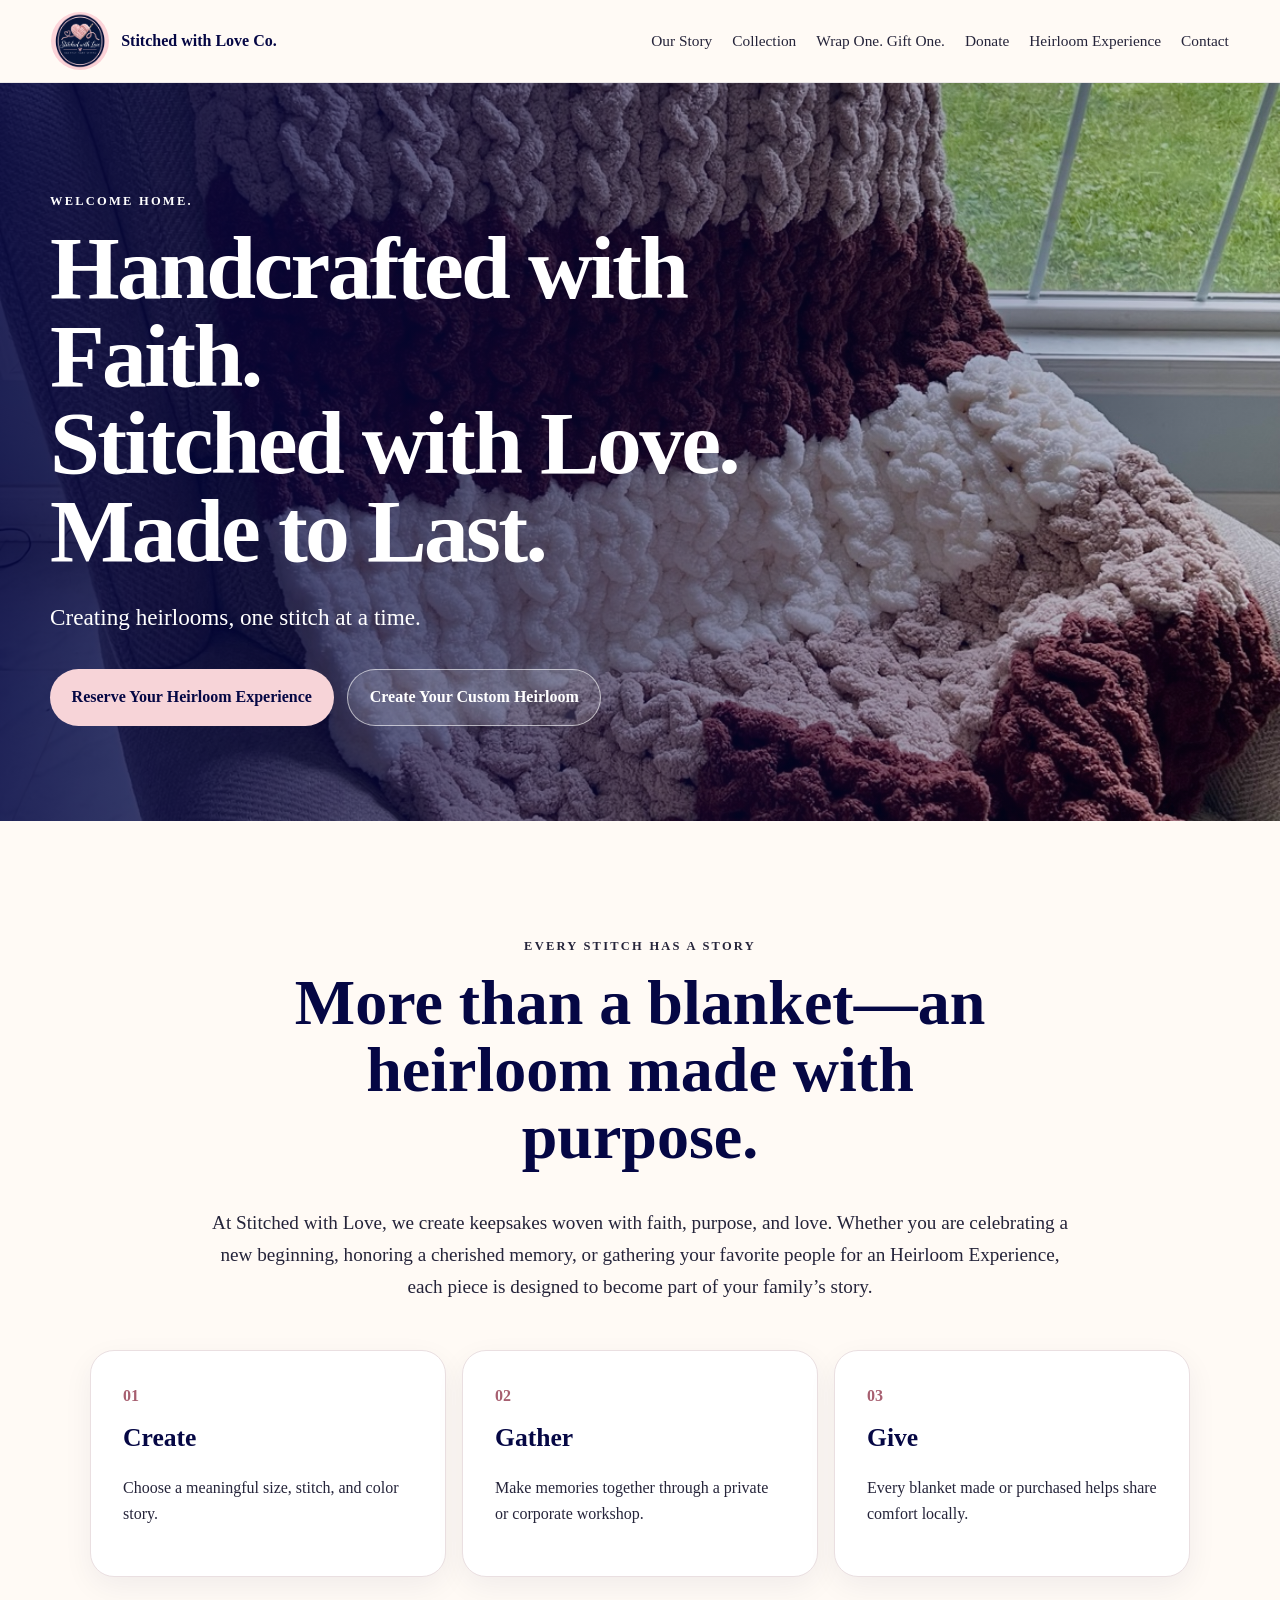
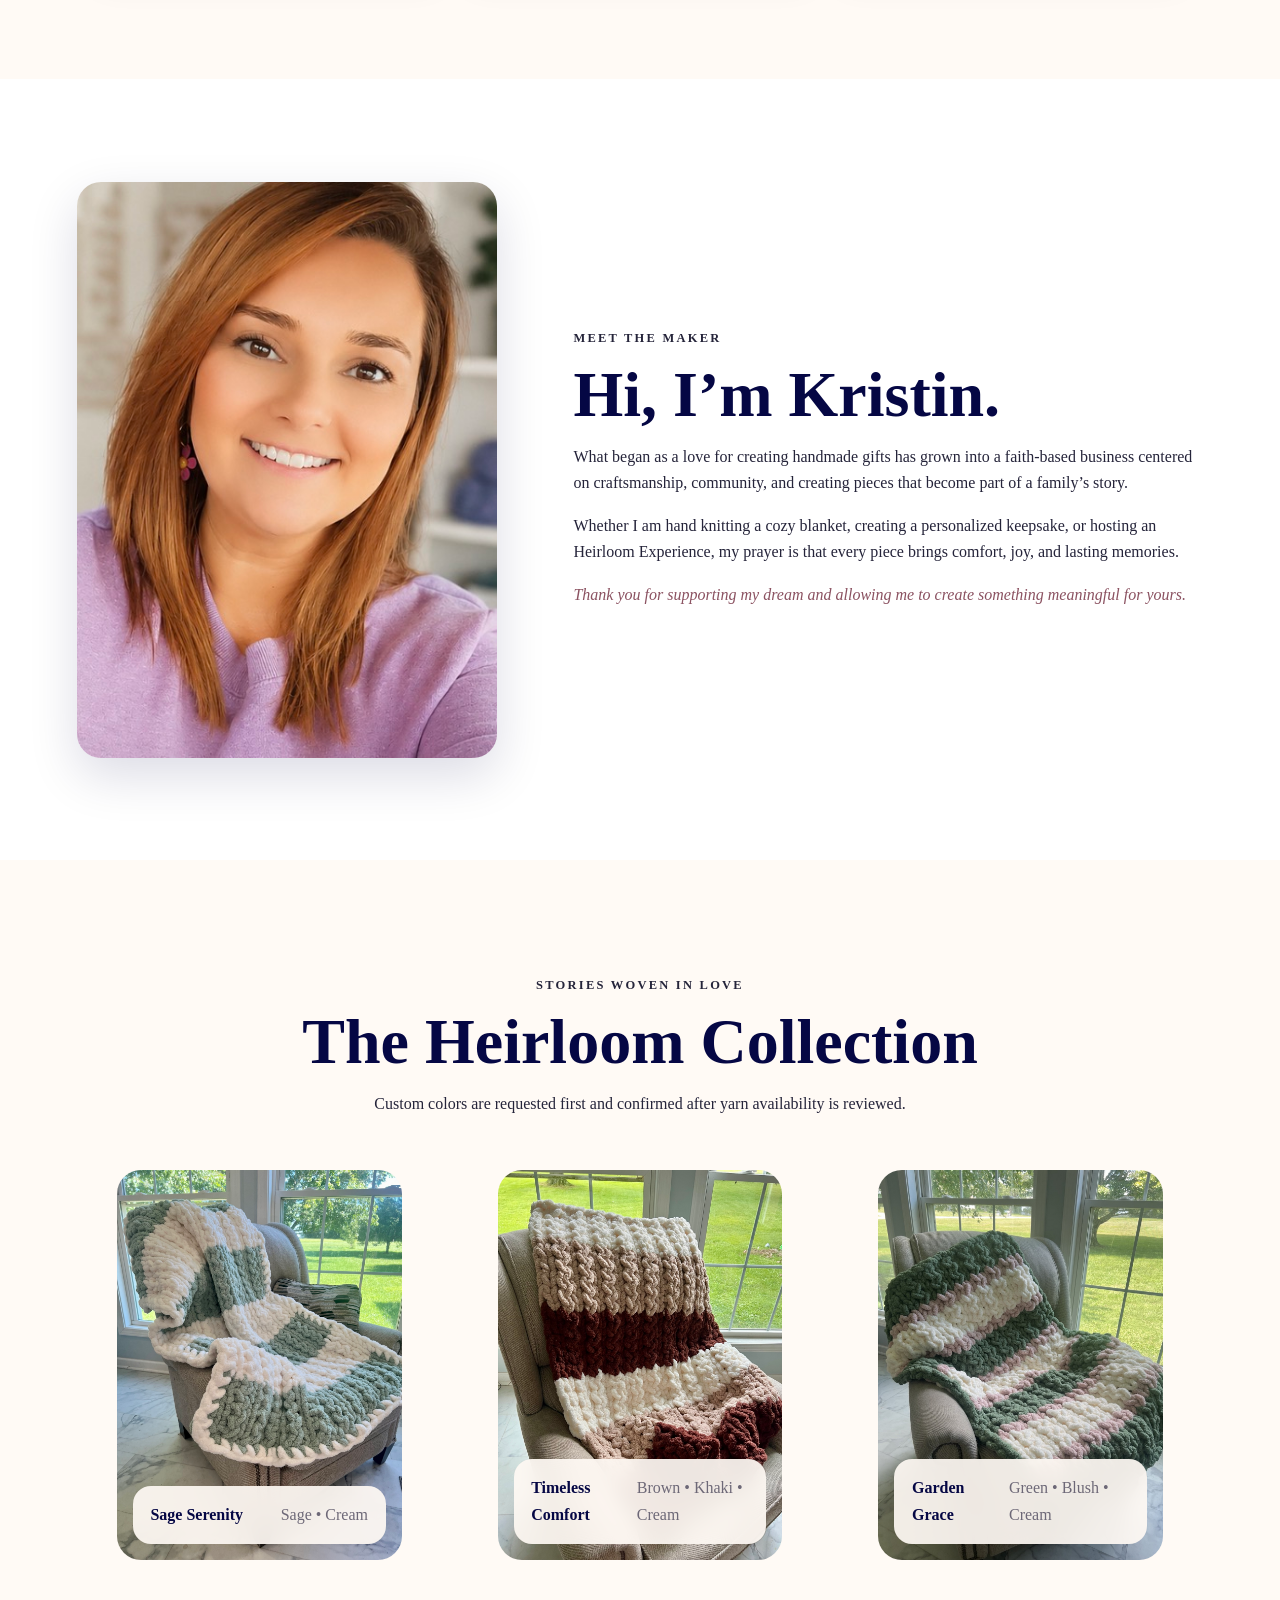
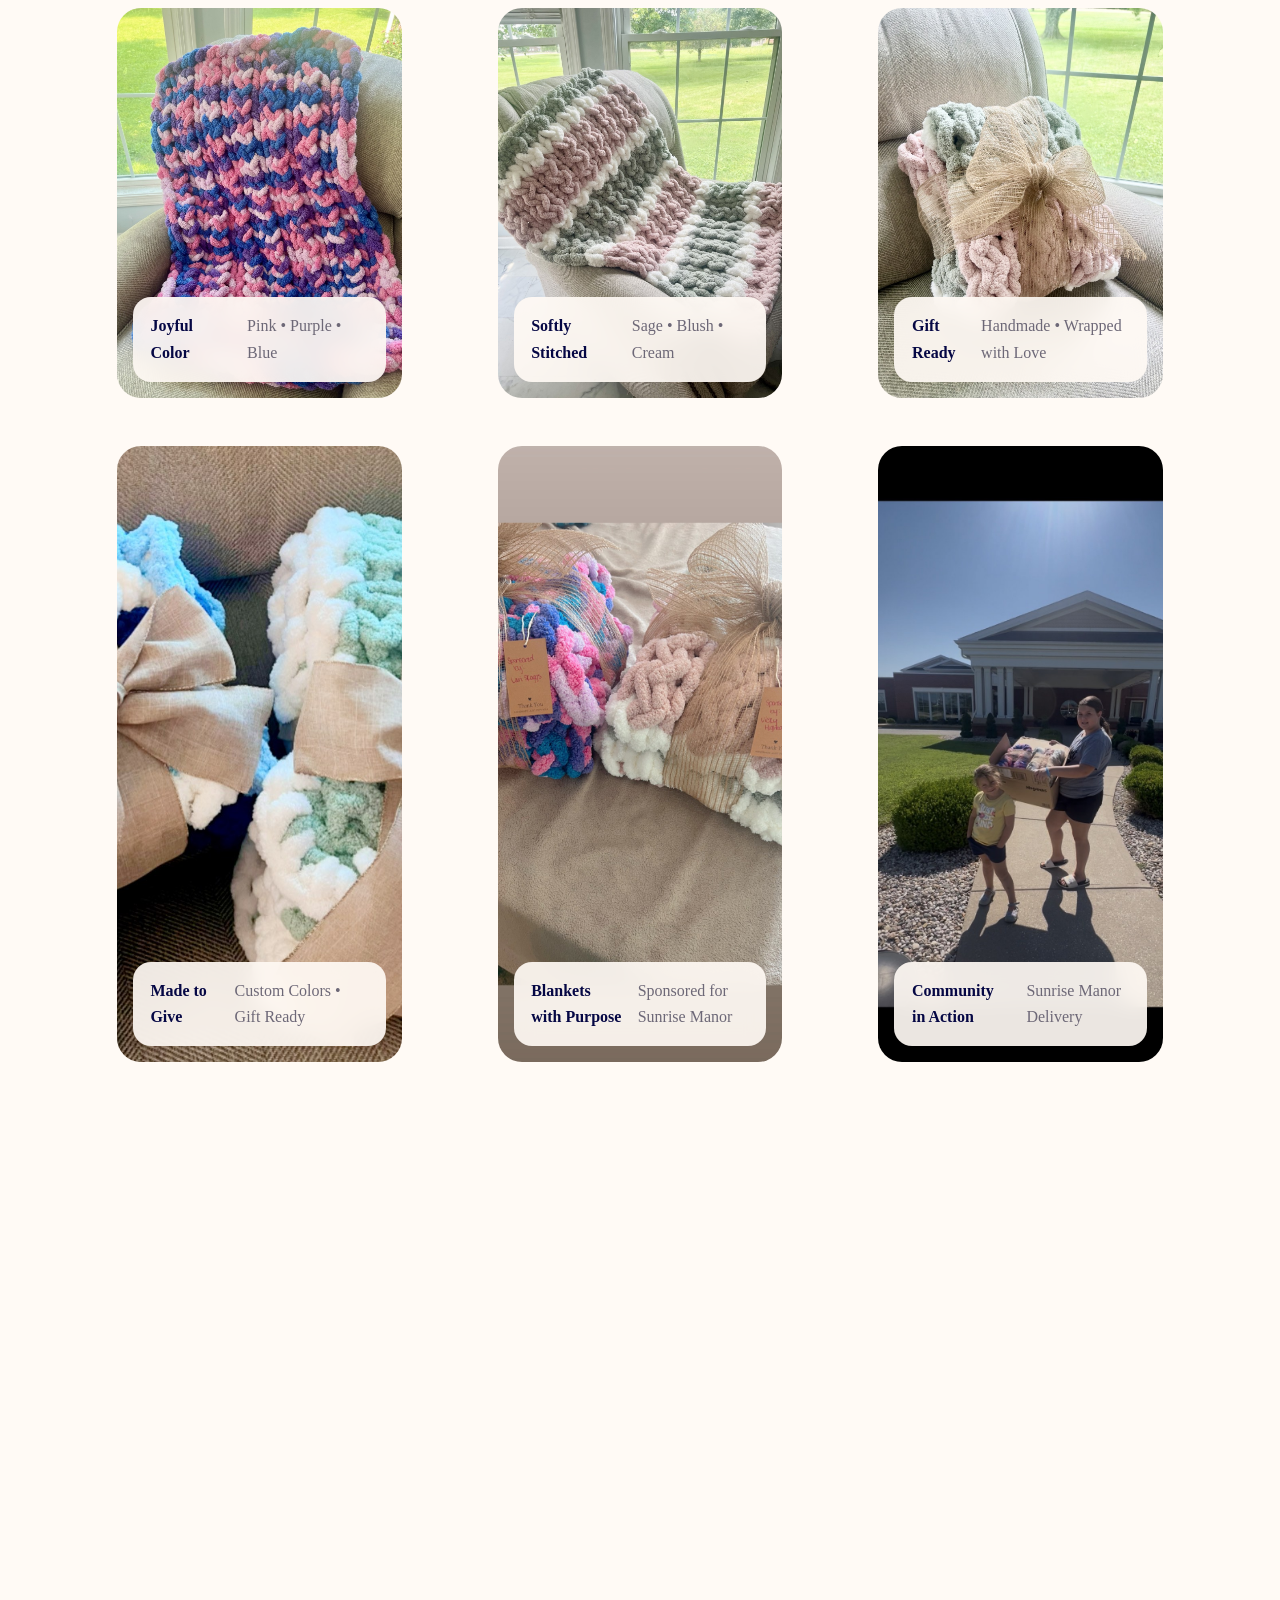
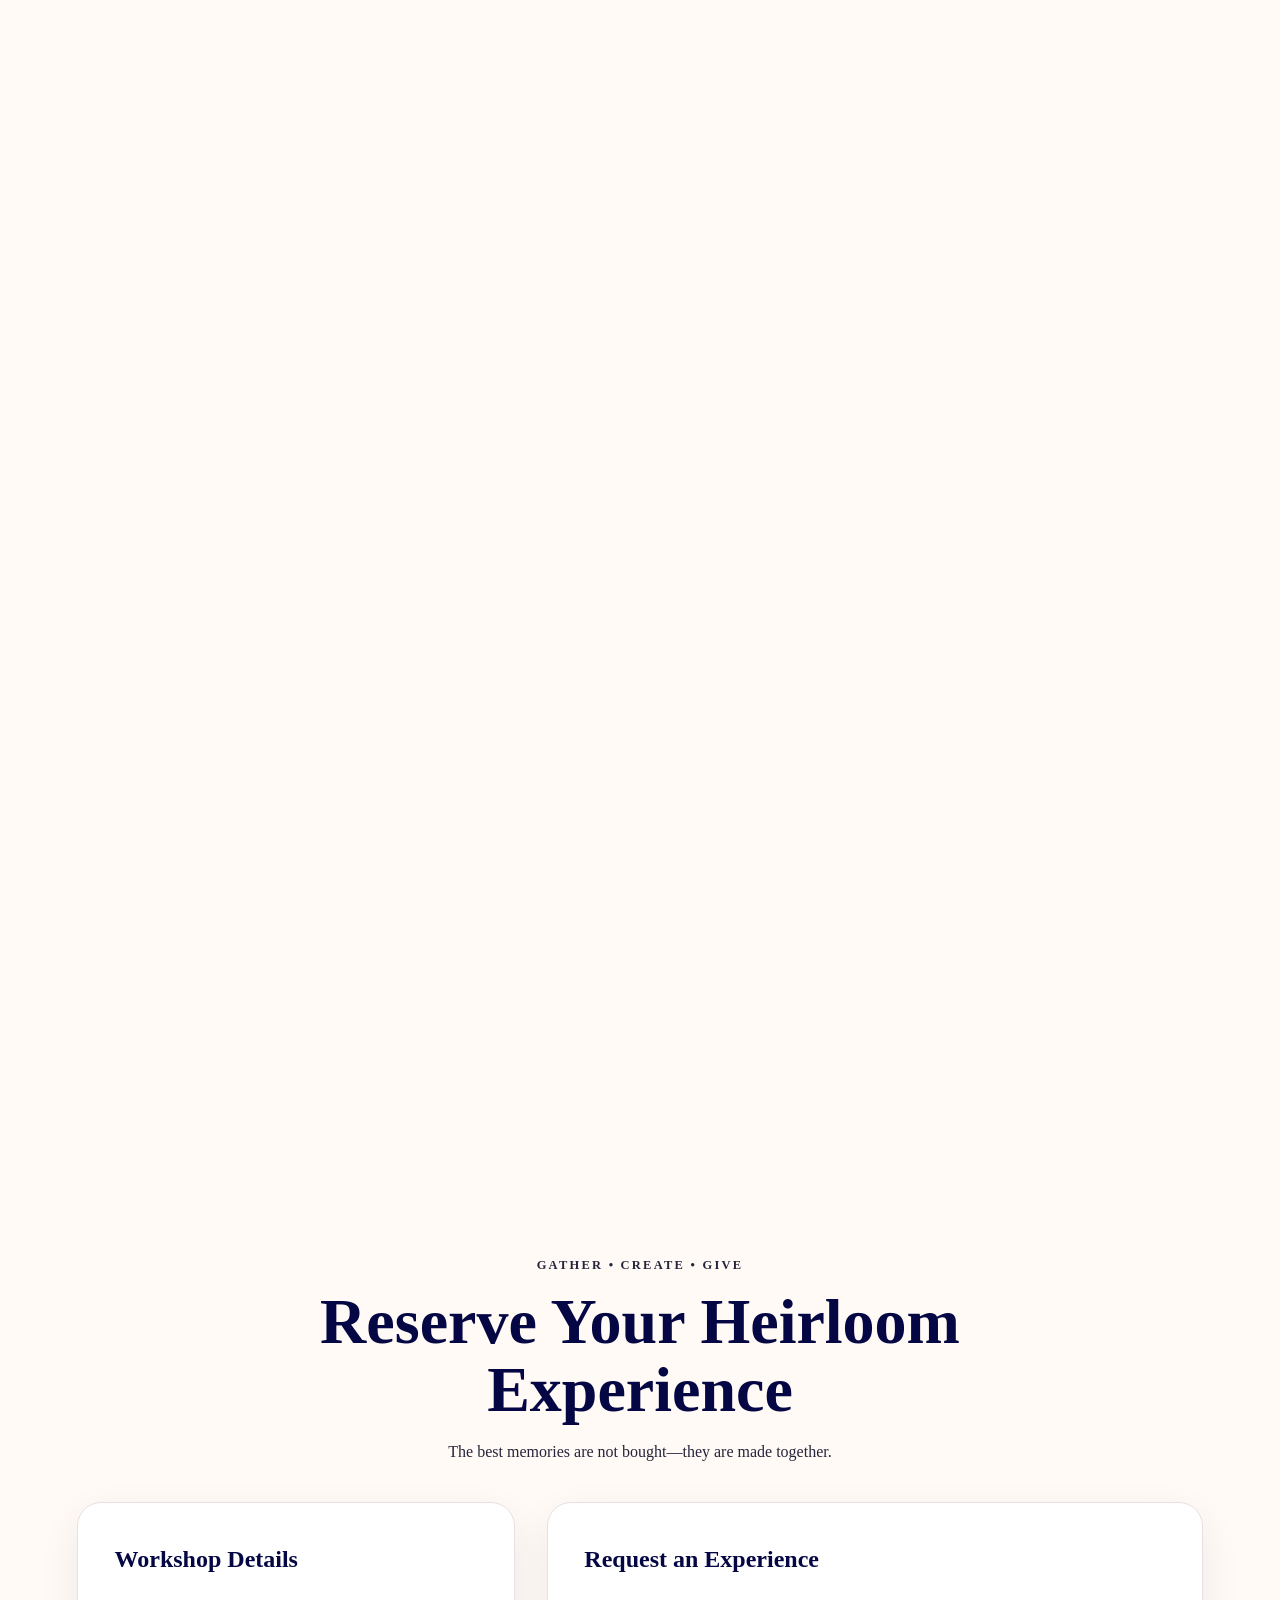
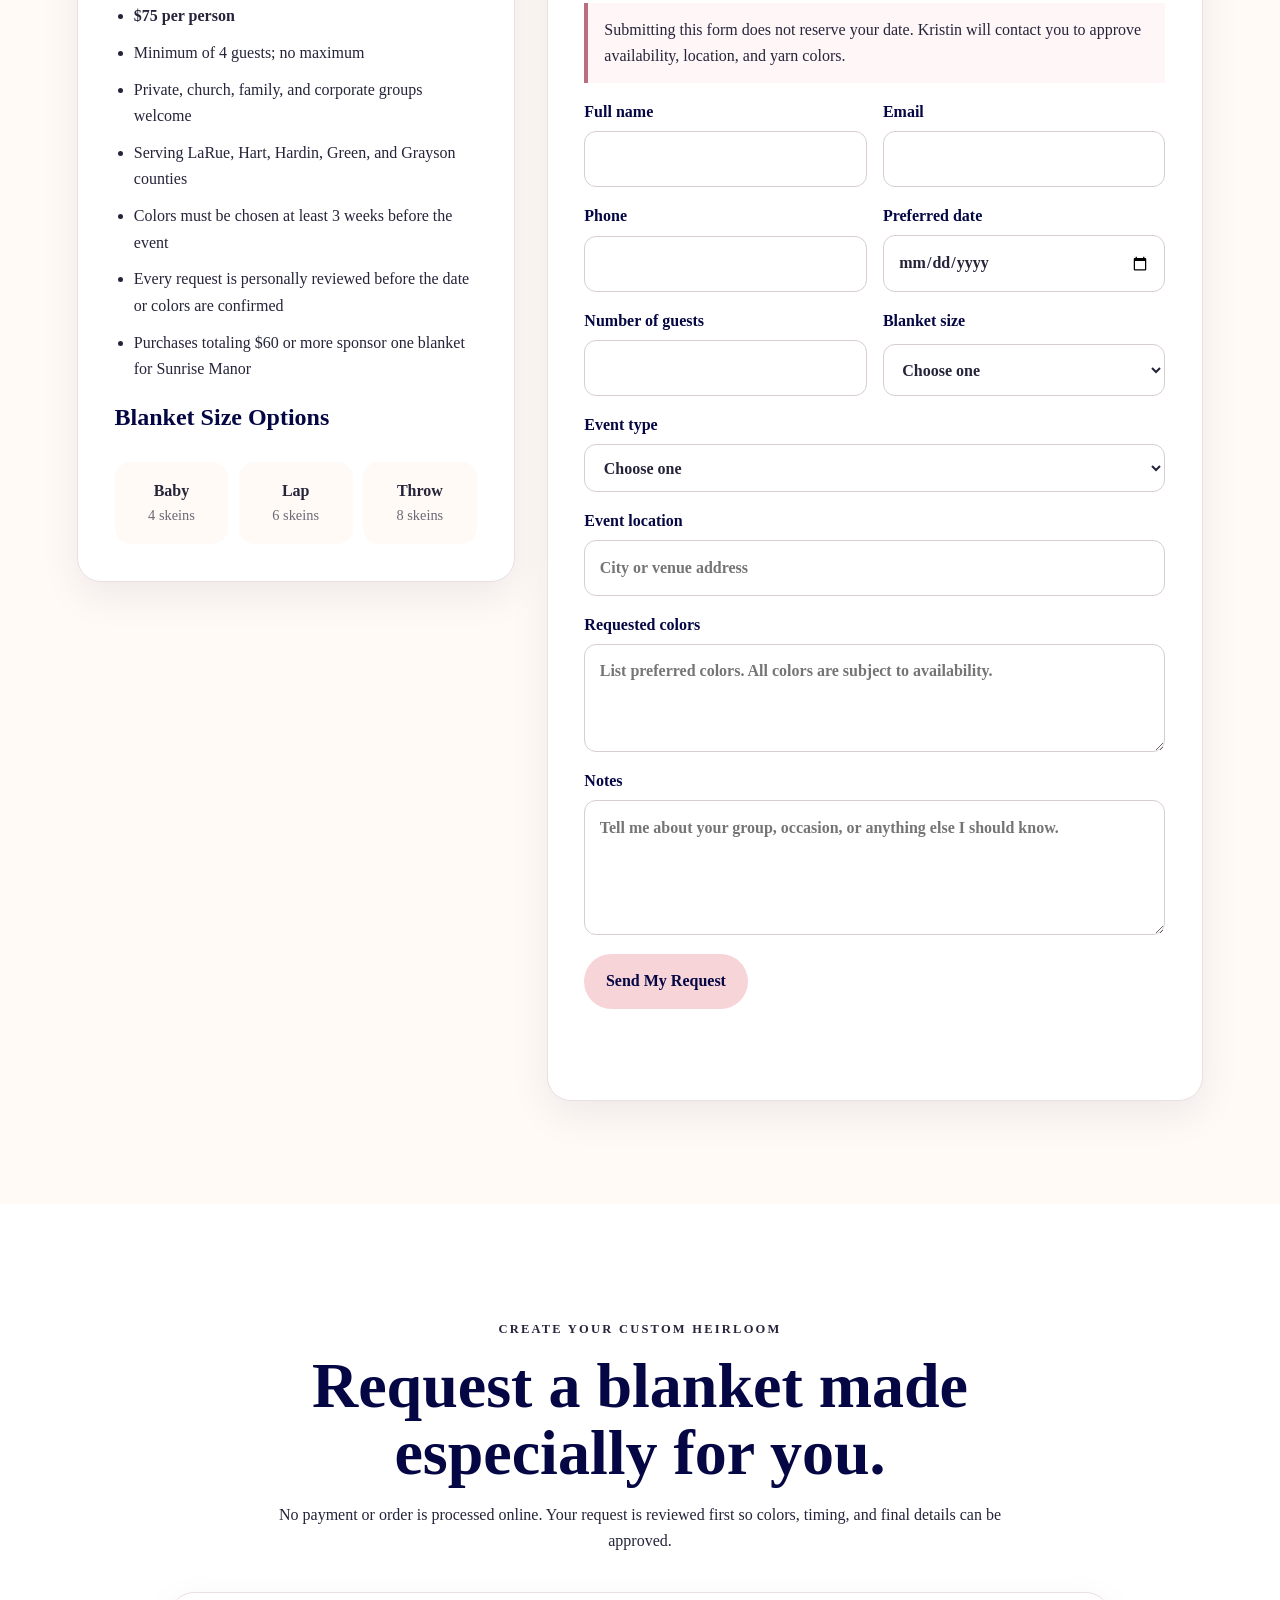
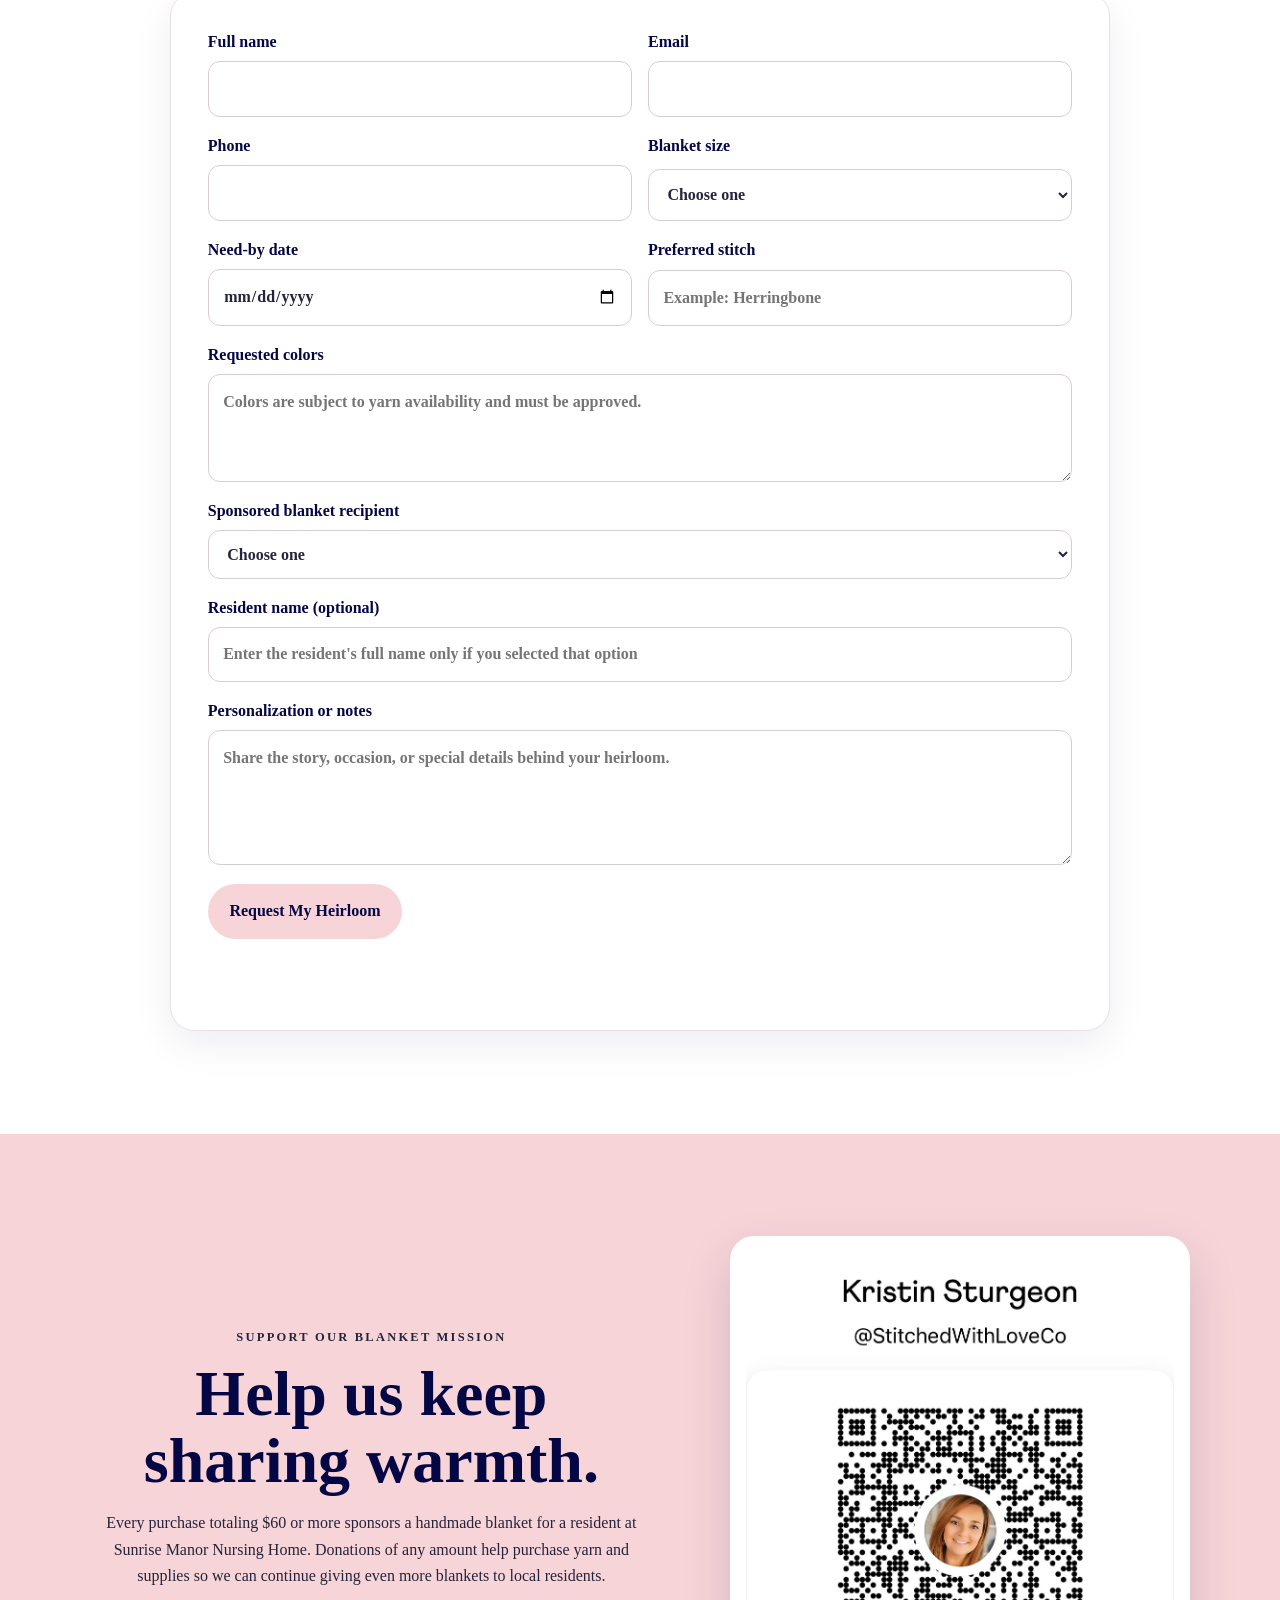
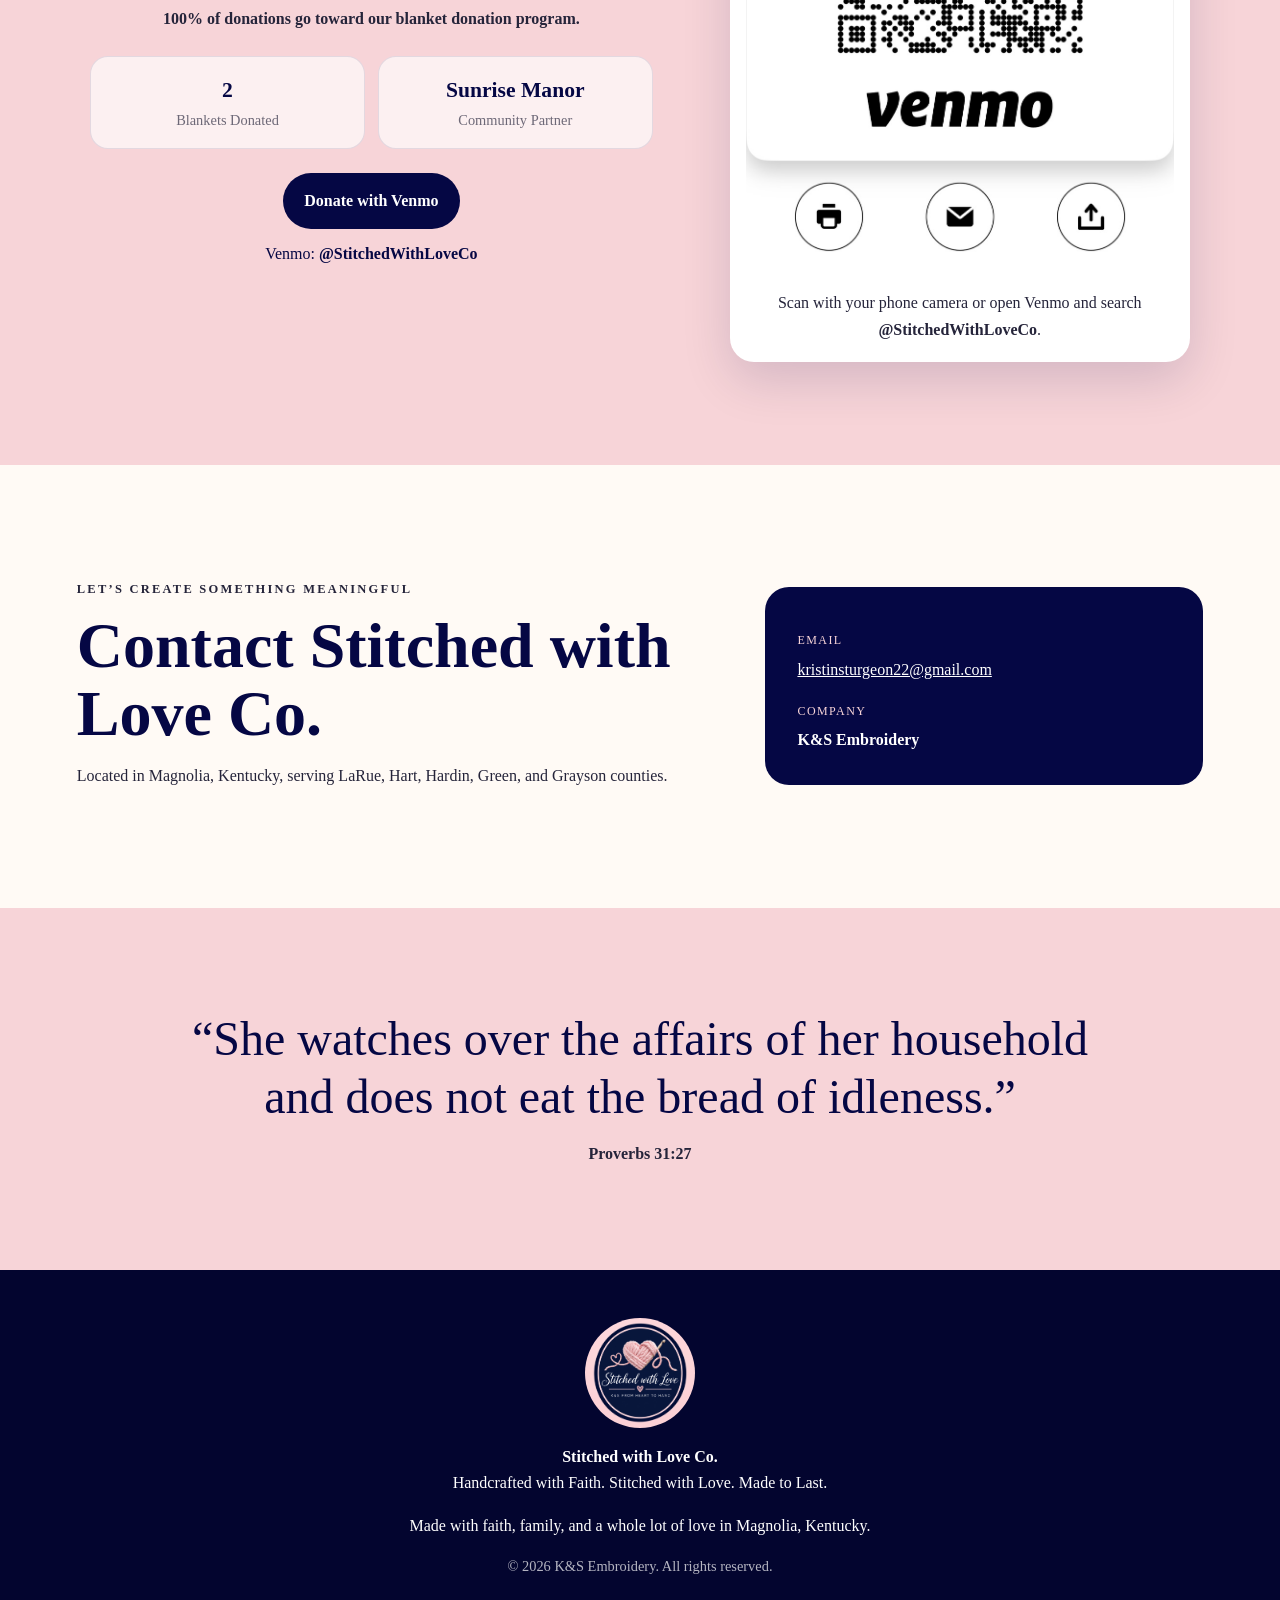
<file: index.html>
<!doctype html>
<html lang="en">
<head>
  <meta charset="utf-8">
  <meta name="viewport" content="width=device-width, initial-scale=1">
  <meta name="description" content="Stitched with Love Co. offers handcrafted blankets, custom heirloom requests, and blanket workshops serving Magnolia, Kentucky and surrounding counties.">
  <title>Stitched with Love Co. | Handcrafted Heirlooms</title>
  <link rel="icon" href="logo.png">
  <link rel="stylesheet" href="style.css">
</head>
<body>
  <a class="skip-link" href="#main">Skip to content</a>
  <header class="site-header" id="top">
    <a class="brand" href="#top" aria-label="Stitched with Love Co. home">
      <img src="logo.png" alt="Stitched with Love, K and S Embroidery logo">
      <span>Stitched with Love Co.</span>
    </a>
    <button class="menu-toggle" type="button" aria-expanded="false" aria-controls="site-nav">Menu</button>
    <nav id="site-nav" class="site-nav" aria-label="Primary navigation">
      <a href="#story">Our Story</a>
      <a href="#collection">Collection</a>
      <a href="donations.html">Wrap One. Gift One.</a>
      <a href="#support">Donate</a>
      <a href="#experience">Heirloom Experience</a>
      <a href="#contact">Contact</a>
    </nav>
  </header>

  <main id="main">
    <section class="hero" aria-labelledby="hero-title">
      <div class="hero-overlay"></div>
      <div class="hero-content reveal">
        <p class="eyebrow">Welcome Home.</p>
        <h1 id="hero-title">Handcrafted with Faith.<br>Stitched with Love.<br>Made to Last.</h1>
        <p>Creating heirlooms, one stitch at a time.</p>
        <div class="hero-actions">
          <a class="button button-primary" href="#experience">Reserve Your Heirloom Experience</a>
          <a class="button button-secondary" href="#custom-request">Create Your Custom Heirloom</a>
        </div>
      </div>
    </section>

    <section class="intro section reveal" id="story">
      <div class="section-heading">
        <p class="eyebrow">Every Stitch Has a Story</p>
        <h2>More than a blanket—an heirloom made with purpose.</h2>
      </div>
      <p class="lead">At Stitched with Love, we create keepsakes woven with faith, purpose, and love. Whether you are celebrating a new beginning, honoring a cherished memory, or gathering your favorite people for an Heirloom Experience, each piece is designed to become part of your family’s story.</p>
      <div class="values-grid">
        <article><span>01</span><h3>Create</h3><p>Choose a meaningful size, stitch, and color story.</p></article>
        <article><span>02</span><h3>Gather</h3><p>Make memories together through a private or corporate workshop.</p></article>
        <article><span>03</span><h3>Give</h3><p>Every blanket made or purchased helps share comfort locally.</p></article>
      </div>
    </section>

    <section class="maker section section-soft reveal">
      <div class="maker-photo-wrap"><img class="maker-photo" src="kristin.jpg" alt="Kristin, owner and maker behind Stitched with Love Co."></div>
      <div class="maker-copy">
        <p class="eyebrow">Meet the Maker</p>
        <h2>Hi, I’m Kristin.</h2>
        <p>What began as a love for creating handmade gifts has grown into a faith-based business centered on craftsmanship, community, and creating pieces that become part of a family’s story.</p>
        <p>Whether I am hand knitting a cozy blanket, creating a personalized keepsake, or hosting an Heirloom Experience, my prayer is that every piece brings comfort, joy, and lasting memories.</p>
        <p class="signature">Thank you for supporting my dream and allowing me to create something meaningful for yours.</p>
      </div>
    </section>

    <section class="collection section reveal" id="collection">
      <div class="section-heading">
        <p class="eyebrow">Stories Woven in Love</p>
        <h2>The Heirloom Collection</h2>
        <p>Custom colors are requested first and confirmed after yarn availability is reviewed.</p>
      </div>
      <div class="gallery-grid gallery-grid-many">
        <figure class="gallery-card"><img src="sage-cream.jpg" alt="Hand knit blanket in sage green and cream"><figcaption><strong>Sage Serenity</strong><span>Sage • Cream</span></figcaption></figure>
        <figure class="gallery-card"><img src="brown-khaki-cream-gallery.jpg" alt="Brown, khaki, and cream hand knit blanket displayed on a chair"><figcaption><strong>Timeless Comfort</strong><span>Brown • Khaki • Cream</span></figcaption></figure>
        <figure class="gallery-card"><img src="gallery-green-pink-cream.jpg" alt="Green, blush pink, and cream chunky hand knit blanket"><figcaption><strong>Garden Grace</strong><span>Green • Blush • Cream</span></figcaption></figure>
        <figure class="gallery-card"><img src="gallery-pink-purple-blue.jpg" alt="Pink, purple, and blue chunky hand knit blanket"><figcaption><strong>Joyful Color</strong><span>Pink • Purple • Blue</span></figcaption></figure>
        <figure class="gallery-card"><img src="gallery-sage-pink-cream.jpg" alt="Sage, blush, and cream striped hand knit blanket"><figcaption><strong>Softly Stitched</strong><span>Sage • Blush • Cream</span></figcaption></figure>
        <figure class="gallery-card"><img src="gallery-gift-wrapped.jpg" alt="Hand knit blanket wrapped with a large bow"><figcaption><strong>Gift Ready</strong><span>Handmade • Wrapped with Love</span></figcaption></figure>
        <figure class="gallery-card"><img src="gallery-two-gifts.jpg" alt="Two hand knit blankets wrapped with large bows"><figcaption><strong>Made to Give</strong><span>Custom Colors • Gift Ready</span></figcaption></figure>
        <figure class="gallery-card"><img src="gallery-sponsored-blankets.jpg" alt="Sponsored handmade blankets prepared for donation"><figcaption><strong>Blankets with Purpose</strong><span>Sponsored for Sunrise Manor</span></figcaption></figure>
        <figure class="gallery-card"><img src="gallery-sunrise-delivery.jpg" alt="Delivering handmade blankets to Sunrise Manor Nursing Home"><figcaption><strong>Community in Action</strong><span>Sunrise Manor Delivery</span></figcaption></figure>
      </div>
    </section>

    <section class="pricing section section-soft reveal" id="pricing">
      <div class="section-heading">
        <p class="eyebrow">Blanket Pricing</p>
        <h2>Choose the size that fits your story.</h2>
        <p>Each blanket is hand knit with soft chunky chenille yarn. Custom colors are available upon request and subject to yarn availability.</p>
      </div>
      <div class="pricing-grid">
        <article class="price-card"><span>Baby Blanket</span><strong>$30</strong><p>A cozy size for little ones, keepsakes, and gifting.</p></article>
        <article class="price-card"><span>Lap Blanket</span><strong>$45</strong><p>Perfect for a chair, wheelchair, reading nook, or everyday comfort.</p></article>
        <article class="price-card"><span>Full Throw</span><strong>$65</strong><p>A generous throw made for curling up on the couch.</p></article>
      </div>
      <p class="pricing-note">Orders totaling <strong>$60 or more</strong> sponsor a handmade blanket for a resident at Sunrise Manor Nursing Home.</p>
    </section>

    <section class="blessing section section-navy reveal" id="blessing">
      <div class="blessing-mark">♡</div>
      <p class="eyebrow">Wrap One. Gift One.</p>
      <h2>Creating heirlooms while sharing warmth with our community.</h2>
      <p>Every purchase totaling $60 or more sponsors one handmade blanket for a resident at Sunrise Manor Nursing Home in Hodgenville, Kentucky.</p>
      <p>Customers may name a Sunrise Manor resident they know, or allow the nursing home to choose the recipient. Together, each qualifying purchase helps share comfort and love within our community.</p>
      <a class="button button-primary" href="donations.html">Learn About the Mission</a>
    </section>

    <section class="experience section reveal" id="experience">
      <div class="section-heading">
        <p class="eyebrow">Gather • Create • Give</p>
        <h2>Reserve Your Heirloom Experience</h2>
        <p>The best memories are not bought—they are made together.</p>
      </div>
      <div class="experience-layout">
        <div class="details-card">
          <h3>Workshop Details</h3>
          <ul>
            <li><strong>$75 per person</strong></li>
            <li>Minimum of 4 guests; no maximum</li>
            <li>Private, church, family, and corporate groups welcome</li>
            <li>Serving LaRue, Hart, Hardin, Green, and Grayson counties</li>
            <li>Colors must be chosen at least 3 weeks before the event</li>
            <li>Every request is personally reviewed before the date or colors are confirmed</li><li>Purchases totaling $60 or more sponsor one blanket for Sunrise Manor</li>
          </ul>
          <h3>Blanket Size Options</h3>
          <div class="size-options">
            <div><strong>Baby</strong><span>4 skeins</span></div>
            <div><strong>Lap</strong><span>6 skeins</span></div>
            <div><strong>Throw</strong><span>8 skeins</span></div>
          </div>
        </div>

        <form class="request-form" id="party-form" data-form-type="Heirloom Experience Request">
          <h3>Request an Experience</h3>
          <p class="form-note">Submitting this form does not reserve your date. Kristin will contact you to approve availability, location, and yarn colors.</p>
          <div class="form-grid">
            <label>Full name<input name="name" required autocomplete="name"></label>
            <label>Email<input name="email" type="email" required autocomplete="email"></label>
            <label>Phone<input name="phone" type="tel" required autocomplete="tel"></label>
            <label>Preferred date<input name="preferred_date" type="date" required></label>
            <label>Number of guests<input name="guests" type="number" min="4" required></label>
            <label>Blanket size<select name="blanket_size" required><option value="">Choose one</option><option>Baby blanket — 4 skeins</option><option>Lap blanket — 6 skeins</option><option>Throw blanket — 8 skeins</option></select></label>
            <label class="full">Event type<select name="event_type" required><option value="">Choose one</option><option>Friends or family gathering</option><option>Church group</option><option>Corporate team building</option><option>Birthday or celebration</option><option>Other</option></select></label>
            <label class="full">Event location<input name="location" placeholder="City or venue address" required></label>
            <label class="full">Requested colors<textarea name="colors" rows="3" placeholder="List preferred colors. All colors are subject to availability."></textarea></label>
            <label class="full">Notes<textarea name="notes" rows="4" placeholder="Tell me about your group, occasion, or anything else I should know."></textarea></label>
          </div>
          <button class="button button-primary" type="submit">Send My Request</button>
          <p class="form-status" role="status" aria-live="polite"></p>
        </form>
      </div>
    </section>

    <section class="custom section section-soft reveal" id="custom-request">
      <div class="section-heading">
        <p class="eyebrow">Create Your Custom Heirloom</p>
        <h2>Request a blanket made especially for you.</h2>
        <p>No payment or order is processed online. Your request is reviewed first so colors, timing, and final details can be approved.</p>
      </div>
      <form class="request-form request-form-wide" id="blanket-form" data-form-type="Custom Blanket Request">
        <div class="form-grid">
          <label>Full name<input name="name" required autocomplete="name"></label>
          <label>Email<input name="email" type="email" required autocomplete="email"></label>
          <label>Phone<input name="phone" type="tel" required autocomplete="tel"></label>
          <label>Blanket size<select name="blanket_size" required><option value="">Choose one</option><option>Baby blanket — 4 skeins</option><option>Lap blanket — 6 skeins</option><option>Throw blanket — 8 skeins</option></select></label>
          <label>Need-by date<input name="need_by" type="date"></label>
          <label>Preferred stitch<input name="stitch" placeholder="Example: Herringbone"></label>
          <label class="full">Requested colors<textarea name="colors" rows="3" required placeholder="Colors are subject to yarn availability and must be approved."></textarea></label>
          <label class="full">Sponsored blanket recipient<select name="donation_recipient" required><option value="">Choose one</option><option>Allow Sunrise Manor to choose the recipient</option><option>I know a resident and want to name them</option></select></label>
          <label class="full">Resident name (optional)<input name="resident_name" placeholder="Enter the resident's full name only if you selected that option"></label>
          <label class="full">Personalization or notes<textarea name="notes" rows="4" placeholder="Share the story, occasion, or special details behind your heirloom."></textarea></label>
        </div>
        <button class="button button-primary" type="submit">Request My Heirloom</button>
        <p class="form-status" role="status" aria-live="polite"></p>
      </form>
    </section>

    <section class="support section section-blush reveal" id="support">
      <div class="support-layout">
        <div class="support-copy">
          <p class="eyebrow">Support Our Blanket Mission</p>
          <h2>Help us keep sharing warmth.</h2>
          <p>Every purchase totaling $60 or more sponsors a handmade blanket for a resident at Sunrise Manor Nursing Home. Donations of any amount help purchase yarn and supplies so we can continue giving even more blankets to local residents.</p>
          <p><strong>100% of donations go toward our blanket donation program.</strong></p>
          <div class="impact-row">
            <div><strong>2</strong><span>Blankets Donated</span></div>
            <div><strong>Sunrise Manor</strong><span>Community Partner</span></div>
          </div>
          <a class="button button-navy" href="https://venmo.com/u/StitchedWithLoveCo" target="_blank" rel="noopener">Donate with Venmo</a>
          <p class="venmo-handle">Venmo: <strong>@StitchedWithLoveCo</strong></p>
        </div>
        <div class="venmo-card">
          <img src="venmo-stitchedwithloveco.jpg" alt="Venmo QR code for Stitched with Love Co., username at StitchedWithLoveCo">
          <p>Scan with your phone camera or open Venmo and search <strong>@StitchedWithLoveCo</strong>.</p>
        </div>
      </div>
    </section>

    <section class="contact section reveal" id="contact">
      <div>
        <p class="eyebrow">Let’s Create Something Meaningful</p>
        <h2>Contact Stitched with Love Co.</h2>
        <p>Located in Magnolia, Kentucky, serving LaRue, Hart, Hardin, Green, and Grayson counties.</p>
      </div>
      <div class="contact-card">
        <span>Email</span>
        <a href="mailto:kristinsturgeon22@gmail.com">kristinsturgeon22@gmail.com</a>
        <span>Company</span>
        <strong>K&amp;S Embroidery</strong>
      </div>
    </section>

    <section class="verse section section-blush reveal">
      <blockquote>“She watches over the affairs of her household and does not eat the bread of idleness.”</blockquote>
      <cite>Proverbs 31:27</cite>
    </section>
  </main>

  <footer class="site-footer">
    <img src="logo.png" alt="" aria-hidden="true">
    <p><strong>Stitched with Love Co.</strong><br>Handcrafted with Faith. Stitched with Love. Made to Last.</p>
    <p>Made with faith, family, and a whole lot of love in Magnolia, Kentucky.</p>
    <p class="copyright">© <span id="year"></span> K&amp;S Embroidery. All rights reserved.</p>
  </footer>

  <script src="script.js"></script>
</body>
</html>
</file>
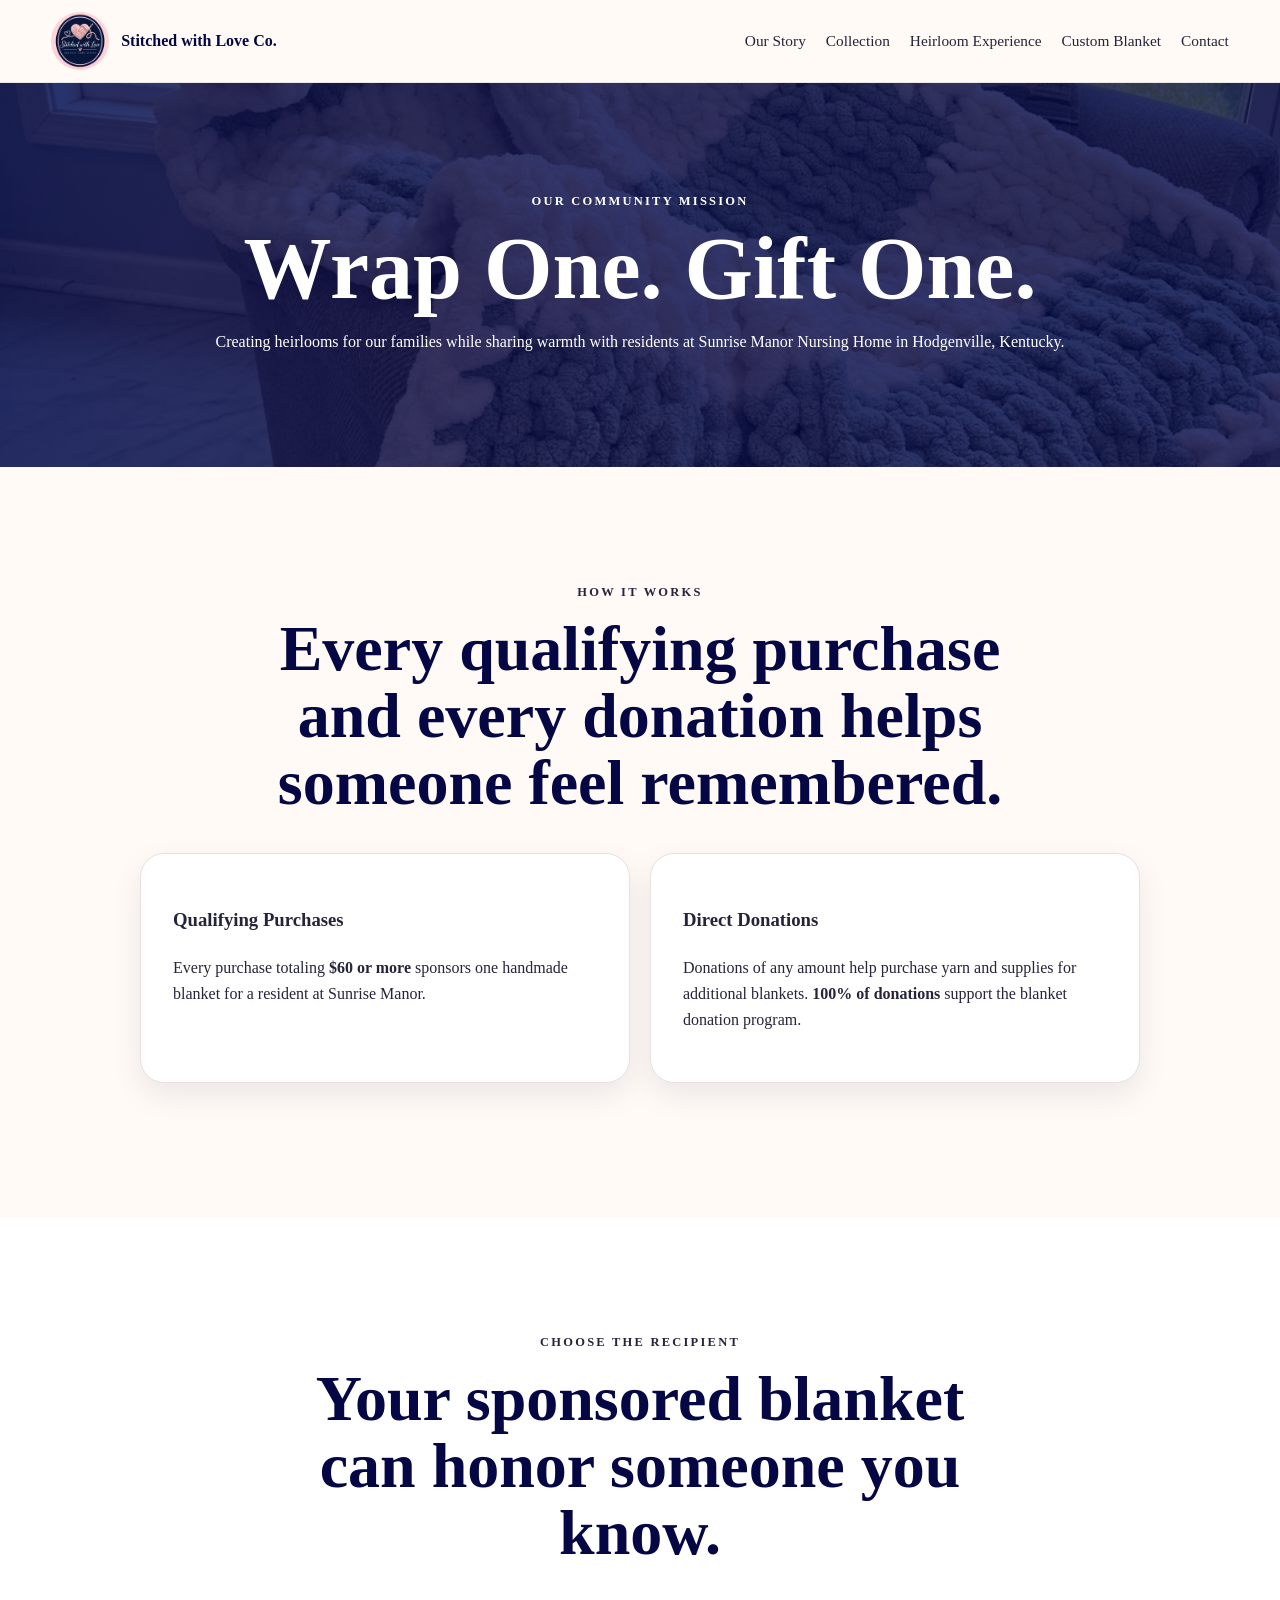
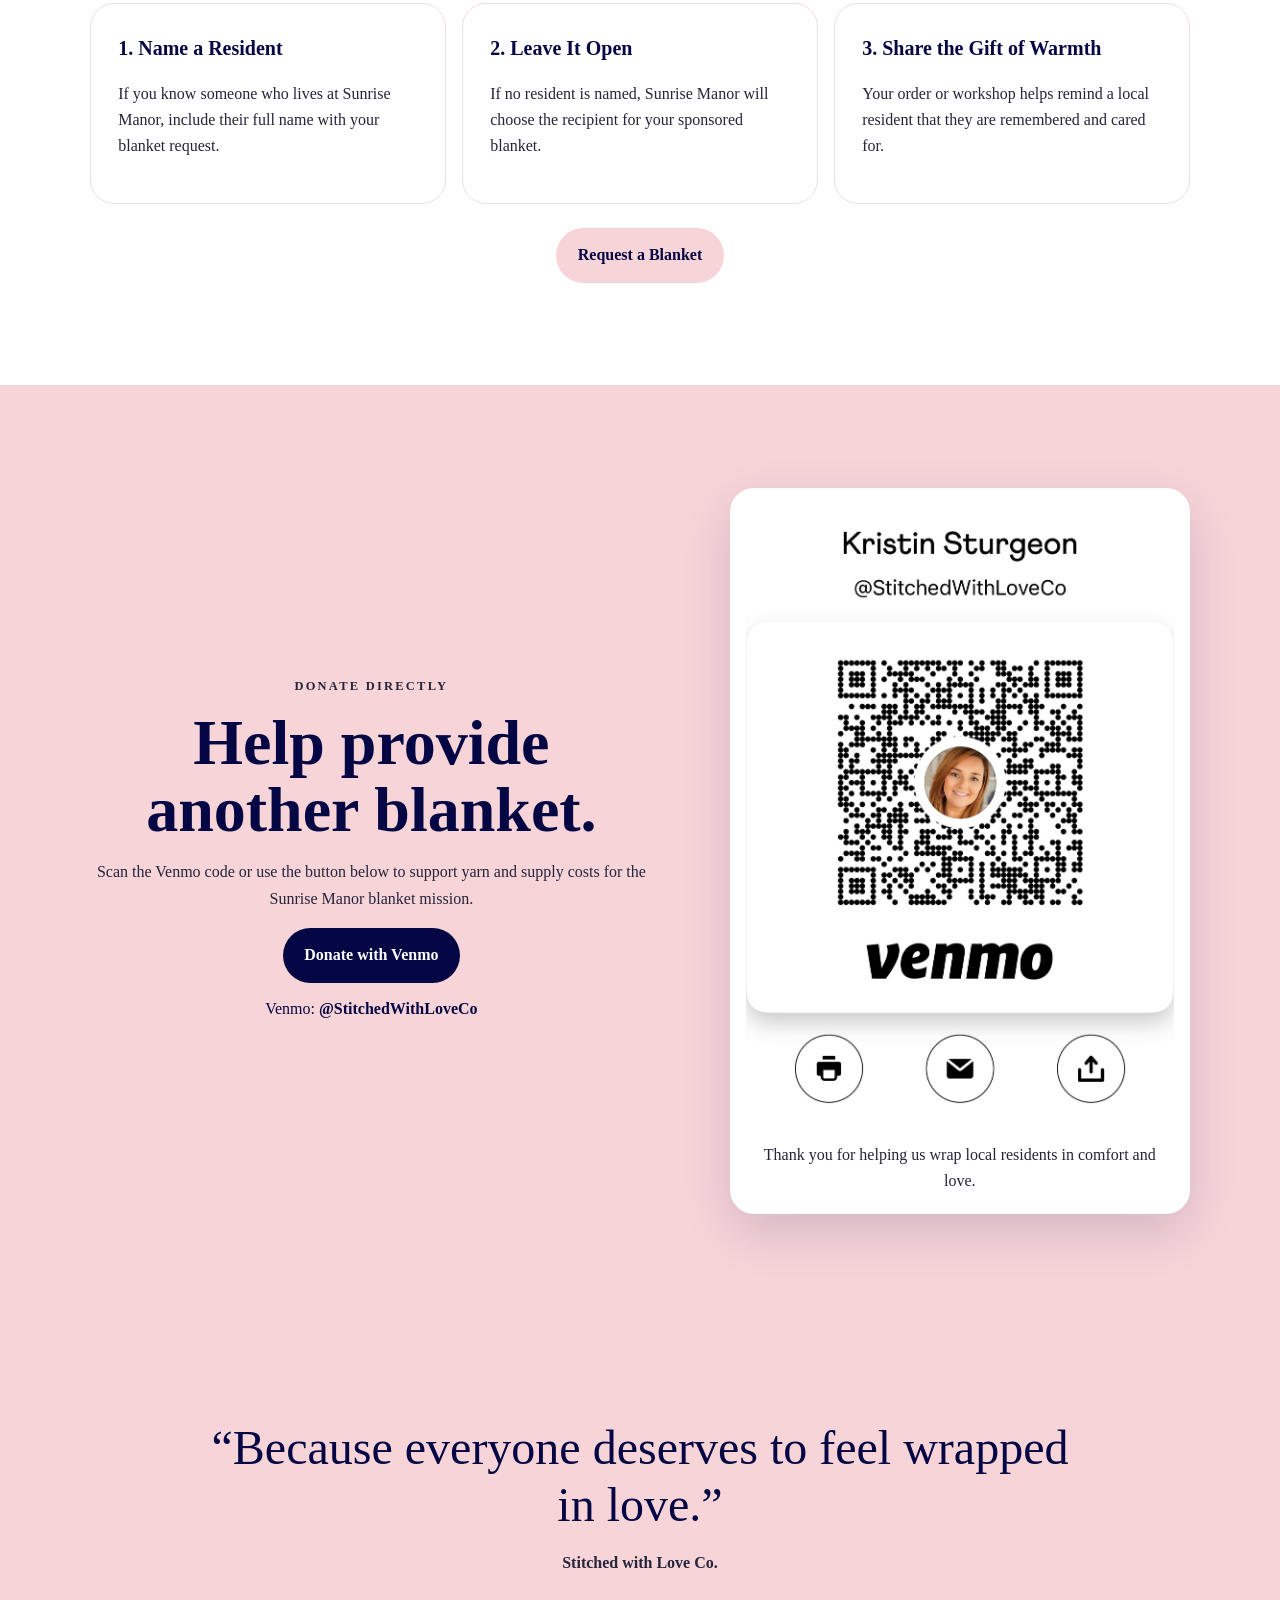
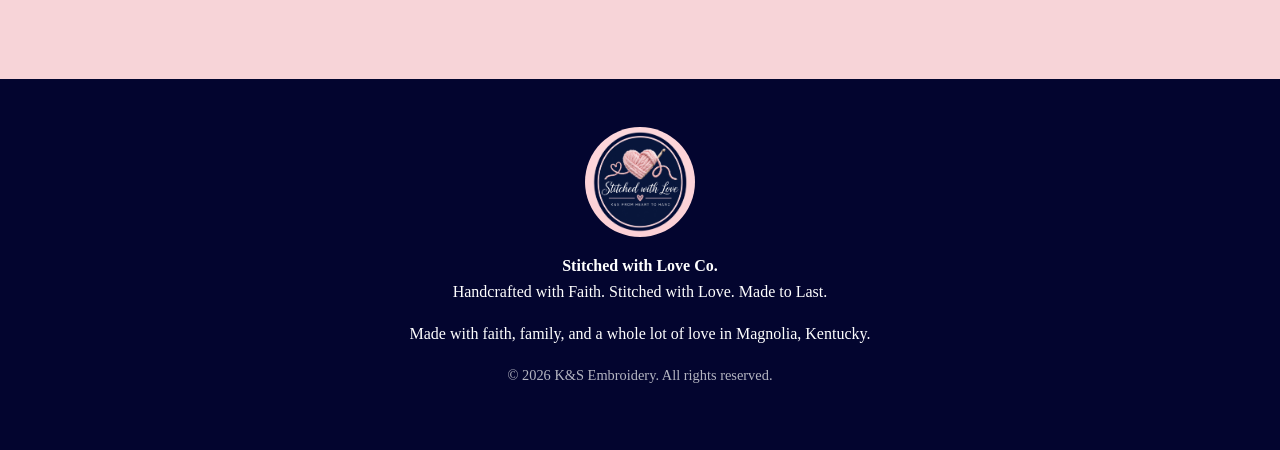
<file: donations.html>
<!doctype html>
<html lang="en">
<head>
  <meta charset="utf-8">
  <meta name="viewport" content="width=device-width, initial-scale=1">
  <meta name="description" content="Learn how Stitched with Love Co. supports residents at Sunrise Manor Nursing Home in Hodgenville, Kentucky through the Wrap One. Gift One. mission.">
  <title>Wrap One. Gift One. | Stitched with Love Co.</title>
  <link rel="icon" href="logo.png">
  <link rel="stylesheet" href="style.css">
</head>
<body>
  <header class="site-header">
    <a class="brand" href="index.html"><img src="logo.png" alt="Stitched with Love logo"><span>Stitched with Love Co.</span></a>
    <button class="menu-toggle" type="button" aria-expanded="false" aria-controls="site-nav">Menu</button>
    <nav id="site-nav" class="site-nav" aria-label="Primary navigation">
      <a href="index.html#story">Our Story</a><a href="index.html#collection">Collection</a><a href="index.html#experience">Heirloom Experience</a><a href="index.html#custom-request">Custom Blanket</a><a href="index.html#contact">Contact</a>
    </nav>
  </header>
  <main>
    <section class="page-hero">
      <p class="eyebrow">Our Community Mission</p>
      <h1>Wrap One. Gift One.</h1>
      <p>Creating heirlooms for our families while sharing warmth with residents at Sunrise Manor Nursing Home in Hodgenville, Kentucky.</p>
    </section>
    <section class="section reveal">
      <div class="section-heading"><p class="eyebrow">How It Works</p><h2>Every qualifying purchase and every donation helps someone feel remembered.</h2></div>
      <div class="mission-grid">
        <article class="mission-card"><h3>Qualifying Purchases</h3><p>Every purchase totaling <strong>$60 or more</strong> sponsors one handmade blanket for a resident at Sunrise Manor.</p></article>
        <article class="mission-card"><h3>Direct Donations</h3><p>Donations of any amount help purchase yarn and supplies for additional blankets. <strong>100% of donations</strong> support the blanket donation program.</p></article>
      </div>
    </section>
    <section class="section section-soft reveal">
      <div class="section-heading"><p class="eyebrow">Choose the Recipient</p><h2>Your sponsored blanket can honor someone you know.</h2></div>
      <div class="steps">
        <article><strong>1. Name a Resident</strong><p>If you know someone who lives at Sunrise Manor, include their full name with your blanket request.</p></article>
        <article><strong>2. Leave It Open</strong><p>If no resident is named, Sunrise Manor will choose the recipient for your sponsored blanket.</p></article>
        <article><strong>3. Share the Gift of Warmth</strong><p>Your order or workshop helps remind a local resident that they are remembered and cared for.</p></article>
      </div>
      <div style="text-align:center"><a class="button button-primary back-home" href="index.html#custom-request">Request a Blanket</a></div>
    </section>
    <section class="support section section-blush reveal" id="donate">
      <div class="support-layout">
        <div class="support-copy"><p class="eyebrow">Donate Directly</p><h2>Help provide another blanket.</h2><p>Scan the Venmo code or use the button below to support yarn and supply costs for the Sunrise Manor blanket mission.</p><a class="button button-navy" href="https://venmo.com/u/StitchedWithLoveCo" target="_blank" rel="noopener">Donate with Venmo</a><p class="venmo-handle">Venmo: <strong>@StitchedWithLoveCo</strong></p></div>
        <div class="venmo-card"><img src="venmo-stitchedwithloveco.jpg" alt="Venmo QR code for Stitched with Love Co."><p>Thank you for helping us wrap local residents in comfort and love.</p></div>
      </div>
    </section>
    <section class="verse section section-blush reveal"><blockquote>“Because everyone deserves to feel wrapped in love.”</blockquote><cite>Stitched with Love Co.</cite></section>
  </main>
  <footer class="site-footer"><img src="logo.png" alt=""><p><strong>Stitched with Love Co.</strong><br>Handcrafted with Faith. Stitched with Love. Made to Last.</p><p>Made with faith, family, and a whole lot of love in Magnolia, Kentucky.</p><p class="copyright">© <span id="year"></span> K&amp;S Embroidery. All rights reserved.</p></footer>
  <script src="script.js"></script>
</body>
</html>
</file>
<file: style.css>
:root{--navy:#050744;--navy2:#11155d;--blush:#f7d4d8;--cream:#fffaf5;--white:#fff;--ink:#25243a;--muted:#6d6877;--line:#eadfe1;--shadow:0 18px 50px rgba(5,7,68,.14);--radius:24px}
*{box-sizing:border-box}html{scroll-behavior:smooth}body{margin:0;font-family:Georgia,'Times New Roman',serif;color:var(--ink);background:var(--cream);line-height:1.65}img{max-width:100%;display:block}a{color:inherit}.skip-link{position:absolute;left:-9999px;top:auto}.skip-link:focus{left:1rem;top:1rem;background:#fff;padding:.6rem 1rem;z-index:999}.site-header{position:sticky;top:0;z-index:30;display:flex;align-items:center;justify-content:space-between;padding:.75rem clamp(1rem,4vw,4rem);background:rgba(255,250,245,.94);backdrop-filter:blur(12px);border-bottom:1px solid rgba(5,7,68,.08)}.brand{display:flex;align-items:center;gap:.75rem;text-decoration:none;font-weight:700;color:var(--navy)}.brand img{width:58px;height:58px;border-radius:50%;object-fit:cover}.site-nav{display:flex;gap:1.25rem}.site-nav a{text-decoration:none;font-size:.96rem}.site-nav a:hover{color:#9a5968}.menu-toggle{display:none;border:1px solid var(--navy);background:transparent;border-radius:999px;padding:.55rem .9rem;color:var(--navy)}.hero{min-height:82vh;position:relative;display:grid;place-items:center;padding:5rem 1.25rem;background:url('brown-khaki-cream.jpg') center/cover no-repeat}.hero-overlay{position:absolute;inset:0;background:linear-gradient(90deg,rgba(5,7,68,.86),rgba(5,7,68,.48) 55%,rgba(5,7,68,.18))}.hero-content{position:relative;width:min(1180px,100%);color:#fff}.hero h1{font-size:clamp(2.6rem,7vw,6.4rem);line-height:.98;max-width:850px;margin:.4rem 0 1.2rem;letter-spacing:-.03em}.hero p:not(.eyebrow){font-size:clamp(1.1rem,2vw,1.45rem)}.eyebrow{text-transform:uppercase;letter-spacing:.18em;font-size:.78rem;font-weight:700}.hero-actions{display:flex;flex-wrap:wrap;gap:.85rem;margin-top:2rem}.button{display:inline-flex;justify-content:center;align-items:center;text-decoration:none;border:0;border-radius:999px;padding:.9rem 1.35rem;font:inherit;font-weight:700;cursor:pointer;transition:.2s transform,.2s box-shadow}.button:hover{transform:translateY(-2px);box-shadow:0 10px 24px rgba(5,7,68,.16)}.button-primary{background:var(--blush);color:var(--navy)}.button-secondary{background:rgba(255,255,255,.12);color:#fff;border:1px solid rgba(255,255,255,.6)}.section{padding:clamp(4rem,8vw,7rem) clamp(1.25rem,6vw,6rem)}.section-heading{max-width:760px;margin:0 auto 2.3rem;text-align:center}.section-heading h2,.maker h2,.contact h2{font-size:clamp(2rem,5vw,4rem);line-height:1.05;margin:.35rem 0 1rem;color:var(--navy)}.lead{max-width:860px;margin:0 auto 3rem;text-align:center;font-size:1.2rem}.values-grid{display:grid;grid-template-columns:repeat(3,1fr);gap:1rem;max-width:1100px;margin:auto}.values-grid article{padding:2rem;background:#fff;border:1px solid var(--line);border-radius:var(--radius);box-shadow:0 10px 30px rgba(5,7,68,.06)}.values-grid span{color:#a75f70;font-weight:700}.values-grid h3{color:var(--navy);font-size:1.6rem;margin:.45rem 0}.section-soft{background:#fff}.maker{display:grid;grid-template-columns:minmax(280px,.8fr) 1.2fr;gap:clamp(2rem,6vw,6rem);align-items:center}.maker-photo{width:100%;max-height:650px;object-fit:cover;object-position:center 28%;border-radius:var(--radius);box-shadow:var(--shadow)}.maker-copy{max-width:690px}.signature{font-style:italic;color:#8b5261}.gallery-grid{display:grid;grid-template-columns:1.2fr 1fr;gap:1rem;max-width:1180px;margin:auto}.gallery-card{position:relative;overflow:hidden;border-radius:var(--radius);min-height:330px;background:#ddd}.gallery-card-large{grid-row:span 2;min-height:680px}.gallery-card img{width:100%;height:100%;object-fit:cover;transition:transform .5s ease}.gallery-card:hover img{transform:scale(1.025)}.gallery-card figcaption{position:absolute;left:1rem;right:1rem;bottom:1rem;padding:1rem 1.1rem;border-radius:18px;background:rgba(255,250,245,.92);backdrop-filter:blur(10px);display:flex;justify-content:space-between;gap:1rem}.gallery-card figcaption strong{color:var(--navy)}.gallery-card figcaption span{color:var(--muted)}.section-navy{background:var(--navy);color:#fff;text-align:center}.section-navy h2{font-size:clamp(2.2rem,5vw,4.5rem);line-height:1.05;margin:.4rem auto 1.2rem;max-width:900px}.section-navy>p{max-width:780px;margin:1rem auto}.blessing-mark{font-size:3rem;color:var(--blush)}.experience-layout{display:grid;grid-template-columns:.8fr 1.2fr;gap:2rem;max-width:1180px;margin:auto;align-items:start}.details-card,.request-form{background:#fff;border:1px solid var(--line);border-radius:var(--radius);padding:clamp(1.35rem,3vw,2.3rem);box-shadow:0 14px 40px rgba(5,7,68,.07)}.details-card h3,.request-form h3{color:var(--navy);font-size:1.5rem;margin-top:0}.details-card ul{padding-left:1.2rem}.details-card li{margin:.65rem 0}.size-options{display:grid;grid-template-columns:repeat(3,1fr);gap:.65rem}.size-options div{background:var(--cream);border-radius:16px;padding:1rem;text-align:center}.size-options span{display:block;color:var(--muted);font-size:.9rem}.form-note{background:#fff6f7;border-left:4px solid #b96f80;padding:.85rem 1rem}.form-grid{display:grid;grid-template-columns:repeat(2,1fr);gap:1rem}.form-grid label{display:grid;gap:.35rem;font-weight:700;color:var(--navy)}.form-grid .full{grid-column:1/-1}input,select,textarea{width:100%;padding:.85rem .9rem;border:1px solid #d8cdd0;border-radius:12px;background:#fff;font:inherit;color:var(--ink)}input:focus,select:focus,textarea:focus{outline:3px solid rgba(247,212,216,.85);border-color:#a75f70}.request-form .button{margin-top:1.2rem}.request-form-wide{max-width:940px;margin:auto}.form-status{min-height:1.4rem;font-weight:700;color:#6b3f4a}.contact{display:grid;grid-template-columns:1.2fr .8fr;gap:2rem;align-items:center}.contact-card{background:var(--navy);color:#fff;padding:2rem;border-radius:var(--radius);display:grid;gap:.35rem}.contact-card span{color:var(--blush);text-transform:uppercase;letter-spacing:.12em;font-size:.75rem;margin-top:.8rem}.contact-card a{overflow-wrap:anywhere}.section-blush{background:var(--blush);text-align:center}.verse blockquote{font-size:clamp(1.5rem,4vw,3rem);max-width:900px;margin:0 auto 1rem;color:var(--navy);line-height:1.2}.verse cite{font-style:normal;font-weight:700}.site-footer{background:#03052f;color:#fff;text-align:center;padding:3rem 1.25rem}.site-footer img{width:110px;height:110px;object-fit:cover;border-radius:50%;margin:0 auto 1rem}.copyright{opacity:.7;font-size:.9rem}.reveal{opacity:0;transform:translateY(20px);transition:opacity .65s ease,transform .65s ease}.reveal.visible{opacity:1;transform:none}
@media(max-width:850px){.menu-toggle{display:block}.site-nav{position:absolute;top:100%;left:0;right:0;display:none;flex-direction:column;background:var(--cream);padding:1rem 1.25rem 1.5rem;border-bottom:1px solid var(--line)}.site-nav.open{display:flex}.brand span{display:none}.values-grid,.maker,.experience-layout,.contact{grid-template-columns:1fr}.gallery-grid{grid-template-columns:1fr}.gallery-card-large{grid-row:auto;min-height:480px}.gallery-card{min-height:420px}.form-grid{grid-template-columns:1fr}.form-grid .full{grid-column:auto}.hero{min-height:76vh;background-position:56% center}.hero-overlay{background:rgba(5,7,68,.64)}.size-options{grid-template-columns:1fr 1fr 1fr}}
@media(max-width:520px){.hero-actions{flex-direction:column}.button{width:100%}.gallery-card figcaption{display:block}.gallery-card figcaption span{display:block}.size-options{grid-template-columns:1fr}.section{padding-left:1rem;padding-right:1rem}}
@media(prefers-reduced-motion:reduce){html{scroll-behavior:auto}.reveal{opacity:1;transform:none;transition:none}.gallery-card img,.button{transition:none}}
.gallery-grid-two{grid-template-columns:repeat(2,minmax(0,1fr))}.gallery-grid-two .gallery-card{min-height:560px}.page-hero{padding:6rem 1.25rem;background:linear-gradient(rgba(5,7,68,.78),rgba(5,7,68,.78)),url('sage-cream.jpg') center/cover;color:#fff;text-align:center}.page-hero h1{font-size:clamp(2.6rem,7vw,5.5rem);line-height:1;margin:.5rem auto 1rem}.mission-grid{display:grid;grid-template-columns:repeat(2,1fr);gap:1.25rem;max-width:1000px;margin:2rem auto}.mission-card{background:#fff;border:1px solid var(--line);border-radius:var(--radius);padding:2rem;box-shadow:0 12px 32px rgba(5,7,68,.08)}.steps{display:grid;grid-template-columns:repeat(3,1fr);gap:1rem;max-width:1100px;margin:auto}.steps article{background:#fff;border-radius:var(--radius);padding:1.7rem;border:1px solid var(--line)}.steps strong{display:block;color:var(--navy);font-size:1.25rem;margin-bottom:.5rem}.back-home{margin-top:1.5rem}
@media(max-width:850px){.gallery-grid-two,.mission-grid,.steps{grid-template-columns:1fr}.gallery-grid-two .gallery-card{min-height:440px}}

.gallery-grid-many{grid-template-columns:repeat(3,minmax(0,1fr))}.gallery-grid-many .gallery-card{min-height:390px}.pricing-grid{display:grid;grid-template-columns:repeat(3,minmax(0,1fr));gap:1rem;max-width:1050px;margin:auto}.price-card{background:var(--cream);border:1px solid var(--line);border-radius:var(--radius);padding:2rem;text-align:center;box-shadow:0 12px 32px rgba(5,7,68,.07)}.price-card span{display:block;color:var(--navy);font-weight:700;font-size:1.25rem}.price-card strong{display:block;color:#a75f70;font-size:3rem;line-height:1.1;margin:.7rem 0}.price-card p{margin:0;color:var(--muted)}.pricing-note{max-width:760px;margin:2rem auto 0;text-align:center;background:#fff6f7;border:1px solid #efd3d9;border-radius:18px;padding:1rem 1.25rem}.support-layout{display:grid;grid-template-columns:1.1fr .9fr;gap:clamp(2rem,6vw,5rem);max-width:1100px;margin:auto;align-items:center}.support-copy h2{font-size:clamp(2rem,5vw,4rem);line-height:1.05;margin:.35rem 0 1rem;color:var(--navy)}.button-navy{background:var(--navy);color:#fff}.impact-row{display:grid;grid-template-columns:repeat(2,minmax(0,1fr));gap:.8rem;margin:1.5rem 0}.impact-row div{background:rgba(255,255,255,.65);border:1px solid rgba(5,7,68,.1);border-radius:18px;padding:1rem;text-align:center}.impact-row strong{display:block;color:var(--navy);font-size:1.35rem}.impact-row span{display:block;color:var(--muted);font-size:.9rem}.venmo-card{background:#fff;border-radius:var(--radius);padding:1rem;box-shadow:var(--shadow);text-align:center}.venmo-card img{width:100%;max-width:430px;margin:auto;border-radius:18px}.venmo-card p{margin:.8rem .5rem .2rem}.venmo-handle{margin-top:.8rem;color:var(--navy)}
@media(max-width:850px){.gallery-grid-many,.pricing-grid,.support-layout{grid-template-columns:1fr}.gallery-grid-many .gallery-card{min-height:440px}.impact-row{grid-template-columns:1fr 1fr}}
@media(max-width:520px){.impact-row{grid-template-columns:1fr}}
</file>
